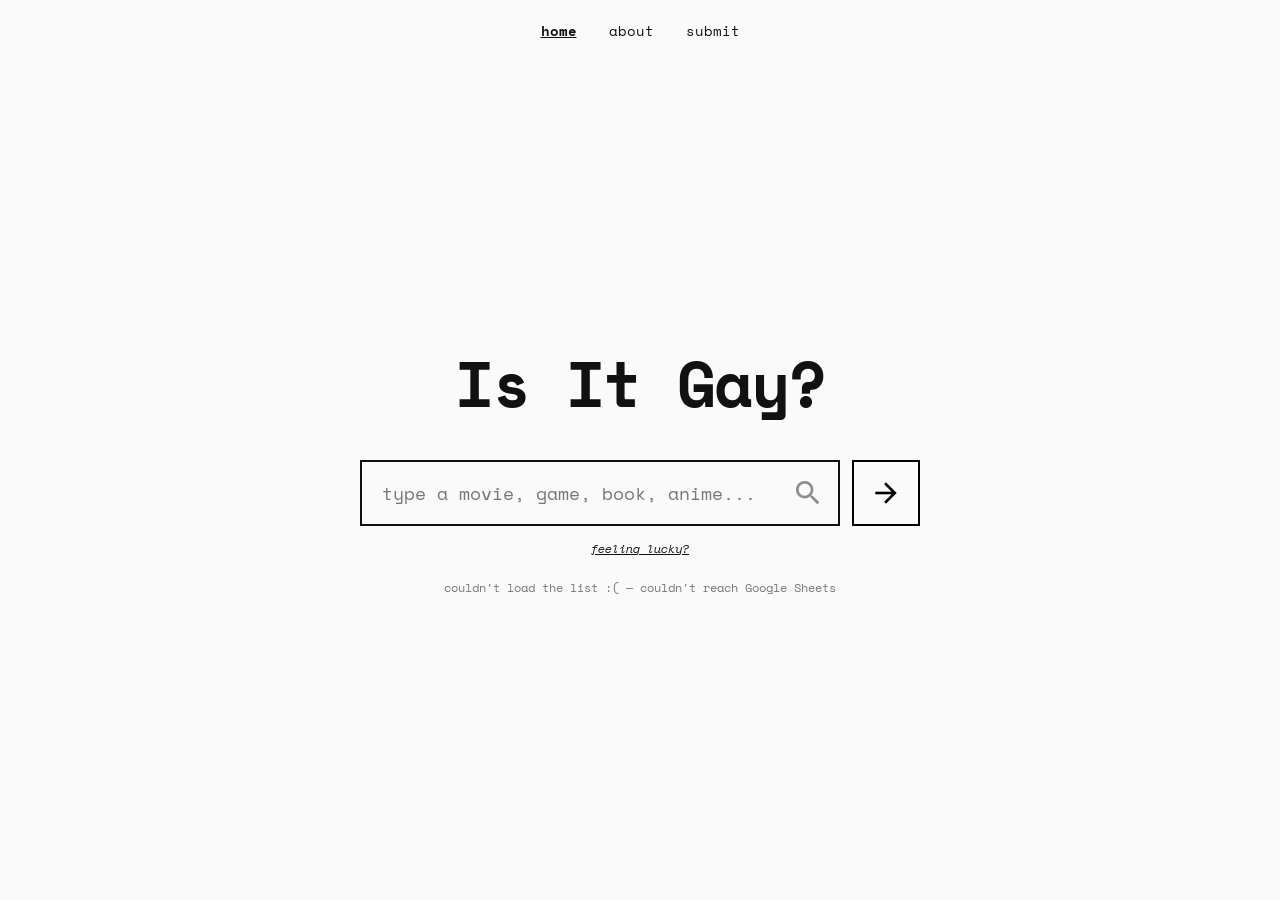
<file: index.html>
<!DOCTYPE html>
<html lang="en">
<head>
  <meta charset="UTF-8">
  <meta name="viewport" content="width=device-width, initial-scale=1">
  <title>is it gay?</title>

  <!-- Fonts -->
  <link rel="preconnect" href="https://fonts.googleapis.com">
  <link rel="preconnect" href="https://fonts.gstatic.com" crossorigin>
  <link href="https://fonts.googleapis.com/css2?family=Space+Mono:ital,wght@0,400;0,700;1,400&display=swap" rel="stylesheet">
  <link href="https://fonts.googleapis.com/icon?family=Material+Icons" rel="stylesheet">

  <link href="isitgay_style.css" rel="stylesheet">
  <script src="data.js" defer></script>
  <script src="script.js" defer></script>
</head>

<body>
  <nav class="site-nav">
    <a href="index.html" aria-current="page">home</a>
    <a href="about.html">about</a>
    <a href="submit.html">submit</a>
  </nav>

  <main class="container">
    <h1>Is It Gay?</h1>

    <div class="search-row">
      <div class="search-area">
        <div class="search-wrapper">
          <input
            type="text"
            id="searchInput"
            placeholder="type a movie, game, book, anime..."
            autocomplete="off"
            aria-label="search for a title"
          >
          <button id="clearBtn" class="icon-btn material-icons" type="button" aria-label="clear">search</button>
        </div>
        <div id="suggestions" role="listbox"></div>
      </div>

      <button id="rollBtn" class="roll-btn material-icons" type="button" aria-label="check">arrow_forward</button>
    </div>

    <button id="luckyBtn" class="lucky" type="button">feeling lucky?</button>

    <div id="results" aria-live="polite"></div>
  </main>
</body>
</html>
</file>
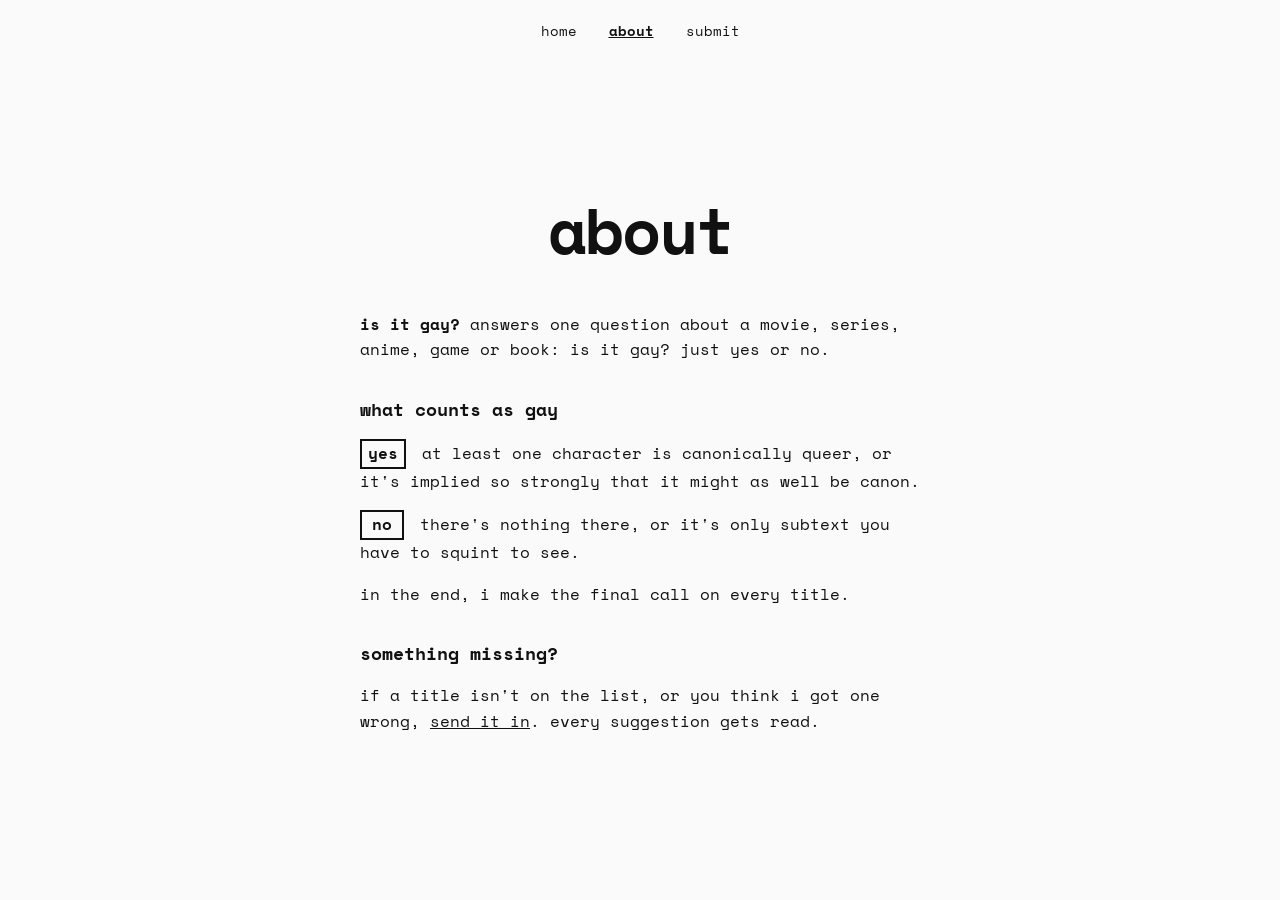
<file: about.html>
<!DOCTYPE html>
<html lang="en">
<head>
  <meta charset="UTF-8">
  <meta name="viewport" content="width=device-width, initial-scale=1">
  <title>about · is it gay?</title>

  <link rel="preconnect" href="https://fonts.googleapis.com">
  <link rel="preconnect" href="https://fonts.gstatic.com" crossorigin>
  <link href="https://fonts.googleapis.com/css2?family=Space+Mono:ital,wght@0,400;0,700;1,400&display=swap" rel="stylesheet">

  <link href="isitgay_style.css" rel="stylesheet">
</head>

<body>
  <nav class="site-nav">
    <a href="index.html">home</a>
    <a href="about.html" aria-current="page">about</a>
    <a href="submit.html">submit</a>
  </nav>

  <main class="container page">
    <h1>about</h1>

    <p>
      <strong>is it gay?</strong> answers one question about a movie, series,
      anime, game or book: is it gay? just yes or no.
    </p>

    <h2>what counts as gay</h2>

    <p>
      <span class="tag">yes</span> at least one character is canonically queer,
      or it's implied so strongly that it might as well be canon.
    </p>
    <p>
      <span class="tag">no</span> there's nothing there, or it's only subtext
      you have to squint to see.
    </p>
    <p>
      in the end, i make the final call on every title.
    </p>

    <h2>something missing?</h2>

    <p>
      if a title isn't on the list, or you think i got one wrong,
      <a href="submit.html">send it in</a>. every suggestion gets read.
    </p>
  </main>
</body>
</html>
</file>
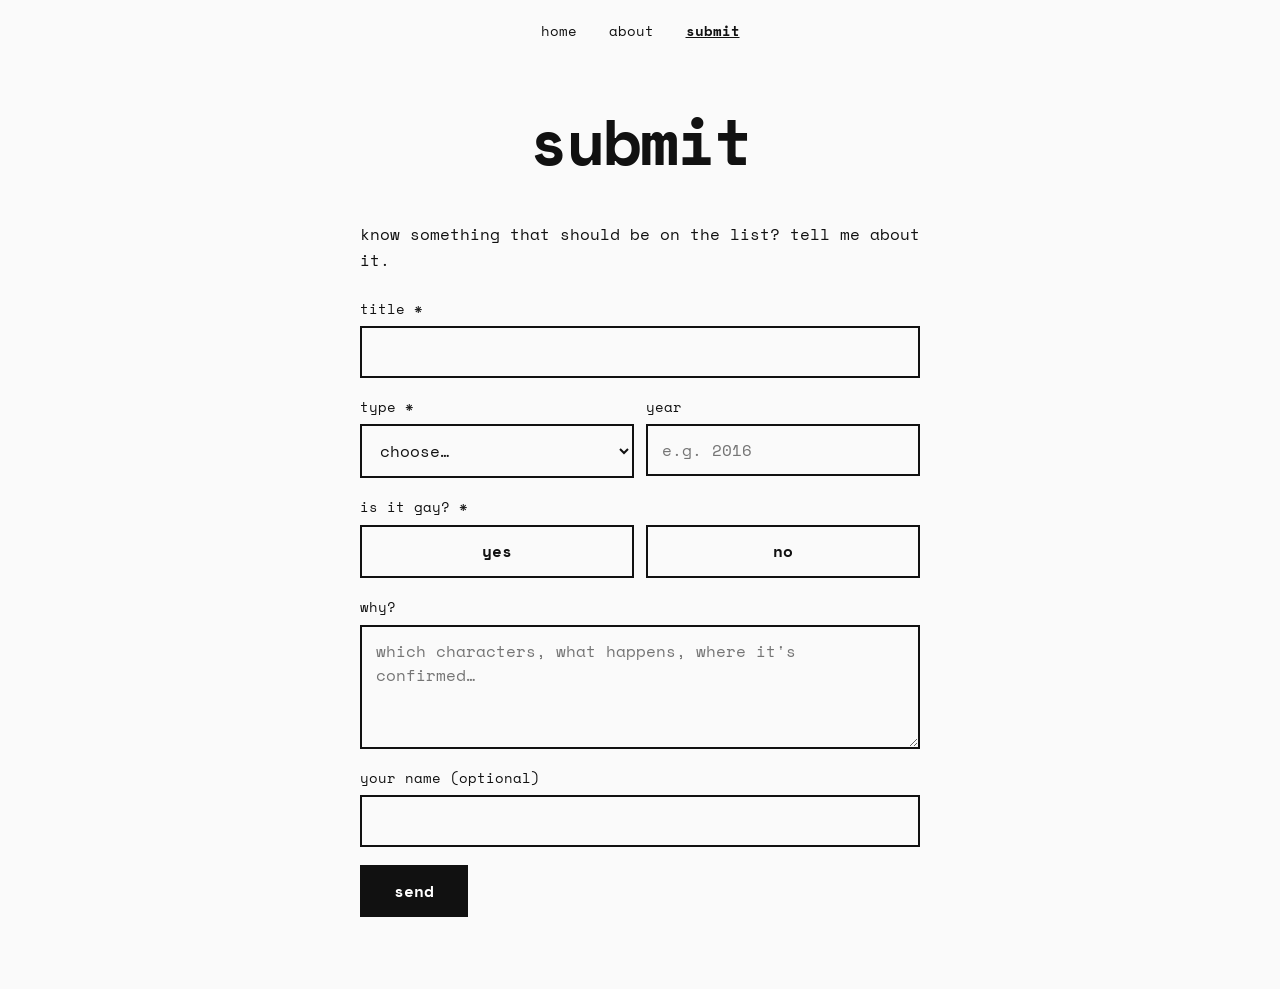
<file: submit.html>
<!DOCTYPE html>
<html lang="en">
<head>
  <meta charset="UTF-8">
  <meta name="viewport" content="width=device-width, initial-scale=1">
  <title>submit · is it gay?</title>

  <link rel="preconnect" href="https://fonts.googleapis.com">
  <link rel="preconnect" href="https://fonts.gstatic.com" crossorigin>
  <link href="https://fonts.googleapis.com/css2?family=Space+Mono:ital,wght@0,400;0,700;1,400&display=swap" rel="stylesheet">

  <link href="isitgay_style.css" rel="stylesheet">
  <script src="data.js" defer></script>
  <script src="submit.js" defer></script>
</head>

<body>
  <nav class="site-nav">
    <a href="index.html">home</a>
    <a href="about.html">about</a>
    <a href="submit.html" aria-current="page">submit</a>
  </nav>

  <main class="container page">
    <h1>submit</h1>
    <p>know something that should be on the list? tell me about it.</p>

    <form id="submitForm" class="submit-form" novalidate>
      <label class="field">
        <span>title *</span>
        <input type="text" name="title" id="titleInput" autocomplete="off" required>
      </label>
      <p id="duplicateNote" class="form-note" hidden></p>

      <div class="field-row">
        <label class="field">
          <span>type *</span>
          <select name="media" required>
            <option value="" selected disabled>choose…</option>
            <option value="movie">movie</option>
            <option value="series">series</option>
            <option value="anime">anime</option>
            <option value="game">game</option>
            <option value="book">book</option>
            <option value="manga">manga</option>
            <option value="comic">comic</option>
            <option value="other">other</option>
          </select>
        </label>

        <label class="field">
          <span>year</span>
          <input type="number" name="year" inputmode="numeric" min="1800" max="2100" placeholder="e.g. 2016">
        </label>
      </div>

      <fieldset class="field">
        <legend>is it gay? *</legend>
        <div class="choice-row">
          <label class="choice"><input type="radio" name="gay" value="YES" required><span>yes</span></label>
          <label class="choice"><input type="radio" name="gay" value="NO"><span>no</span></label>
        </div>
      </fieldset>

      <label class="field">
        <span>why?</span>
        <textarea name="why" rows="4" placeholder="which characters, what happens, where it's confirmed…"></textarea>
      </label>

      <label class="field">
        <span>your name (optional)</span>
        <input type="text" name="name" autocomplete="nickname">
      </label>

      <!-- campo invisível anti-spam: pessoas não veem, robôs preenchem -->
      <label class="honeypot" aria-hidden="true">
        website <input type="text" name="website" tabindex="-1" autocomplete="off">
      </label>

      <button type="submit" class="submit-btn">send</button>
      <p id="formStatus" class="form-note" aria-live="polite"></p>
    </form>
  </main>
</body>
</html>
</file>
<file: isitgay_style.css>
@charset "utf-8";

/* ------------------ BASE ------------------ */

* {
  box-sizing: border-box;
}

body {
  margin: 0;
  min-height: 100vh;
  padding: 70px 0 40px; /* espaço pro menu fixo no topo */
  display: flex;
  align-items: center;
  justify-content: center;
  background-color: #fafafa;
  font-family: 'Space Mono', monospace;
  color: #111;
}

::selection {
  background-color: #78ffd4;
  color: #000;
}

.container {
  width: 100%;
  max-width: 600px;
  padding: 20px;
  text-align: center;
}

h1 {
  font-size: clamp(2.5rem, 12vw, 4rem);
  font-weight: 700;
  letter-spacing: -2px;
  margin: 0 0 30px;
}

.material-icons {
  font-family: 'Material Icons' !important;
  font-weight: normal;
  font-style: normal;
  color: #000;
}

/* ------------------ BUSCA ------------------ */

.search-row {
  display: flex;
  gap: 12px;
  align-items: stretch;
}

.search-area {
  position: relative;
  flex: 1;
  min-width: 0;
}

.search-wrapper {
  position: relative;
}

.search-wrapper input {
  width: 100%;
  padding: 18px 56px 18px 20px; /* espaço à direita pro ícone */
  font-size: 1.1rem;
  font-family: inherit;
  color: inherit;
  border: 2px solid #111;
  border-radius: 0;
  background: transparent;
  outline: none;
}

.search-wrapper input:focus {
  background-color: #fff;
}

.search-wrapper input::placeholder {
  color: #777;
}

/* ícone de lupa / X dentro do input */
.icon-btn {
  position: absolute;
  right: 12px;
  top: 50%;
  transform: translateY(-50%);
  width: 40px;
  height: 40px;
  padding: 0;
  display: flex;
  align-items: center;
  justify-content: center;
  background: none;
  border: none;
  font-size: 32px;
  color: #8d8d8d;
  pointer-events: none;
}

.icon-btn.clickable {
  pointer-events: auto;
  cursor: pointer;
}

.icon-btn.clickable:hover {
  opacity: 0.6;
}

/* ------------------ SUGESTÕES ------------------ */

#suggestions {
  position: absolute;
  top: 100%;
  left: 0;
  width: 100%;
  max-height: 250px;
  overflow-y: auto;
  z-index: 999;
  display: none;
  text-align: left;
  background: #fff;
  border: 2px solid #111;
  border-top: none;
  box-shadow: 0 2px 6px rgba(0, 0, 0, 0.08);
}

#suggestions.open {
  display: block;
}

.suggestion-item {
  padding: 14px 18px;
  cursor: pointer;
  transition: background 0.15s;
}

.suggestion-item:hover {
  text-decoration: underline;
}

.suggestion-item.active {
  background: #111;
  color: #fff;
}

/* ------------------ BOTÃO DE SETA ------------------ */

.roll-btn {
  flex: none;
  width: 68px;
  padding: 0;
  overflow: hidden;
  font-size: 2rem;
  border: 2px solid #000;
  border-radius: 0;
  background: transparent;
  display: flex;
  align-items: center;
  justify-content: center;
  cursor: pointer;
  transition: background-color 0.1s ease, color 0.1s ease;
}

.roll-btn:hover {
  background-color: #000;
  color: #fff;
}

/* ------------------ FEELING LUCKY ------------------ */

.lucky {
  margin-top: 14px;
  padding: 0;
  background: none;
  border: none;
  font-family: inherit;
  font-size: 12px;
  font-style: italic;
  color: inherit;
  text-decoration: underline;
  cursor: pointer;
}

/* cada letra vira um <span> (feito no script.js) pra poder pular sozinha */
.lucky span {
  display: inline-block;
  text-decoration: underline;
  transition: color 0.2s ease;
}

/* no hover: cada letra pula em sequência e ganha uma cor do arco-íris */
.lucky:hover span {
  color: var(--c);
  animation: hop 0.45s ease;
  animation-delay: calc(var(--i) * 0.035s);
}

@keyframes hop {
  0%, 100% { transform: translateY(0); }
  40%      { transform: translateY(-5px); }
}

/* ------------------ RESULTADO ------------------ */

#results {
  margin-top: 20px;
}

.result-answer {
  font-size: 48px;
  font-weight: 700;
  text-transform: lowercase;
}

.result-note {
  margin: 4px 0 0;
  font-size: 12px;
  color: #777;
}

/* ------------------ MENU ------------------ */

.site-nav {
  position: fixed;
  top: 0;
  left: 0;
  right: 0;
  z-index: 1000;
  display: flex;
  justify-content: center;
  gap: 28px;
  padding: 20px;
  background: #fafafa;
}

/* hover "marca-texto": uma faixa menta desliza por baixo do texto */
.site-nav a {
  padding: 0 2px;
  color: #111;
  font-size: 14px;
  text-decoration: none;
  background: linear-gradient(#78ffd4, #78ffd4) no-repeat left 85% / 0% 40%;
  transition: background-size 0.25s ease;
}

.site-nav a:hover {
  background-size: 100% 40%;
}

.site-nav a[aria-current="page"] {
  font-weight: 700;
  text-decoration: underline;
}

/* ------------------ PÁGINAS DE TEXTO (about, submit) ------------------ */

.page {
  text-align: left;
  line-height: 1.6;
}

.page h1 {
  text-align: center;
}

.page h2 {
  font-size: 1.1rem;
  margin: 32px 0 8px;
}

.page a {
  color: inherit;
  background: linear-gradient(#78ffd4, #78ffd4) no-repeat left 85% / 0% 40%;
  transition: background-size 0.25s ease;
}

.page a:hover {
  background-size: 100% 40%;
}

.tag {
  display: inline-block;
  min-width: 44px;
  margin-right: 6px;
  padding: 0 6px;
  border: 2px solid #111;
  font-weight: 700;
  text-align: center;
}

/* ------------------ FORMULÁRIO ------------------ */

.submit-form {
  display: flex;
  flex-direction: column;
  gap: 18px;
  margin-top: 24px;
}

.field {
  display: flex;
  flex-direction: column;
  gap: 6px;
  margin: 0;
  padding: 0;
  border: none;
  font-size: 14px;
}

.field legend {
  padding: 0;
  margin-bottom: 6px;
}

.field input,
.field select,
.field textarea {
  width: 100%;
  padding: 12px 14px;
  font-family: inherit;
  font-size: 1rem;
  color: inherit;
  border: 2px solid #111;
  border-radius: 0;
  background: transparent;
  outline: none;
}

.field input:focus,
.field select:focus,
.field textarea:focus {
  background: #fff;
}

.field textarea {
  resize: vertical;
}

.field-row {
  display: flex;
  gap: 12px;
}

.field-row .field {
  flex: 1;
  min-width: 0;
}

/* botões de yes / no */
.choice-row {
  display: flex;
  gap: 12px;
}

.choice {
  position: relative;
  flex: 1;
  cursor: pointer;
}

.choice input {
  position: absolute;
  top: 0;
  left: 0;
  width: 1px;
  height: 1px;
  margin: 0;
  opacity: 0;
  pointer-events: none;
}

.choice span {
  display: block;
  padding: 12px;
  border: 2px solid #111;
  font-weight: 700;
  font-size: 1rem;
  text-align: center;
  transition: background-color 0.1s ease, color 0.1s ease;
}

.choice:hover span {
  background: #eee;
}

.choice input:checked + span {
  background: #111;
  color: #fff;
}

.choice input:focus-visible + span {
  outline: 2px solid #78ffd4;
  outline-offset: 2px;
}

.submit-btn {
  align-self: flex-start;
  padding: 12px 32px;
  font-family: inherit;
  font-size: 1rem;
  font-weight: 700;
  color: #fff;
  background: #111;
  border: 2px solid #111;
  cursor: pointer;
  transition: background-color 0.1s ease, color 0.1s ease;
}

.submit-btn:hover {
  background: transparent;
  color: #111;
}

.submit-btn:disabled {
  opacity: 0.5;
  cursor: wait;
}

.form-note {
  margin: -6px 0 0;
  font-size: 12px;
  color: #777;
}

.form-note.ok {
  color: #00a3a6;
}

.form-note.error {
  color: #c0392b;
}

/* campo anti-spam: escondido de pessoas */
.honeypot {
  position: absolute;
  left: -9999px;
  width: 1px;
  height: 1px;
  overflow: hidden;
}

@media (max-width: 480px) {
  .field-row {
    flex-direction: column;
  }
}

/* quem prefere menos movimento (configuração do sistema) não vê animações */
@media (prefers-reduced-motion: reduce) {
  *, *::before, *::after {
    animation: none !important;
    transition: none !important;
  }
}
</file>
